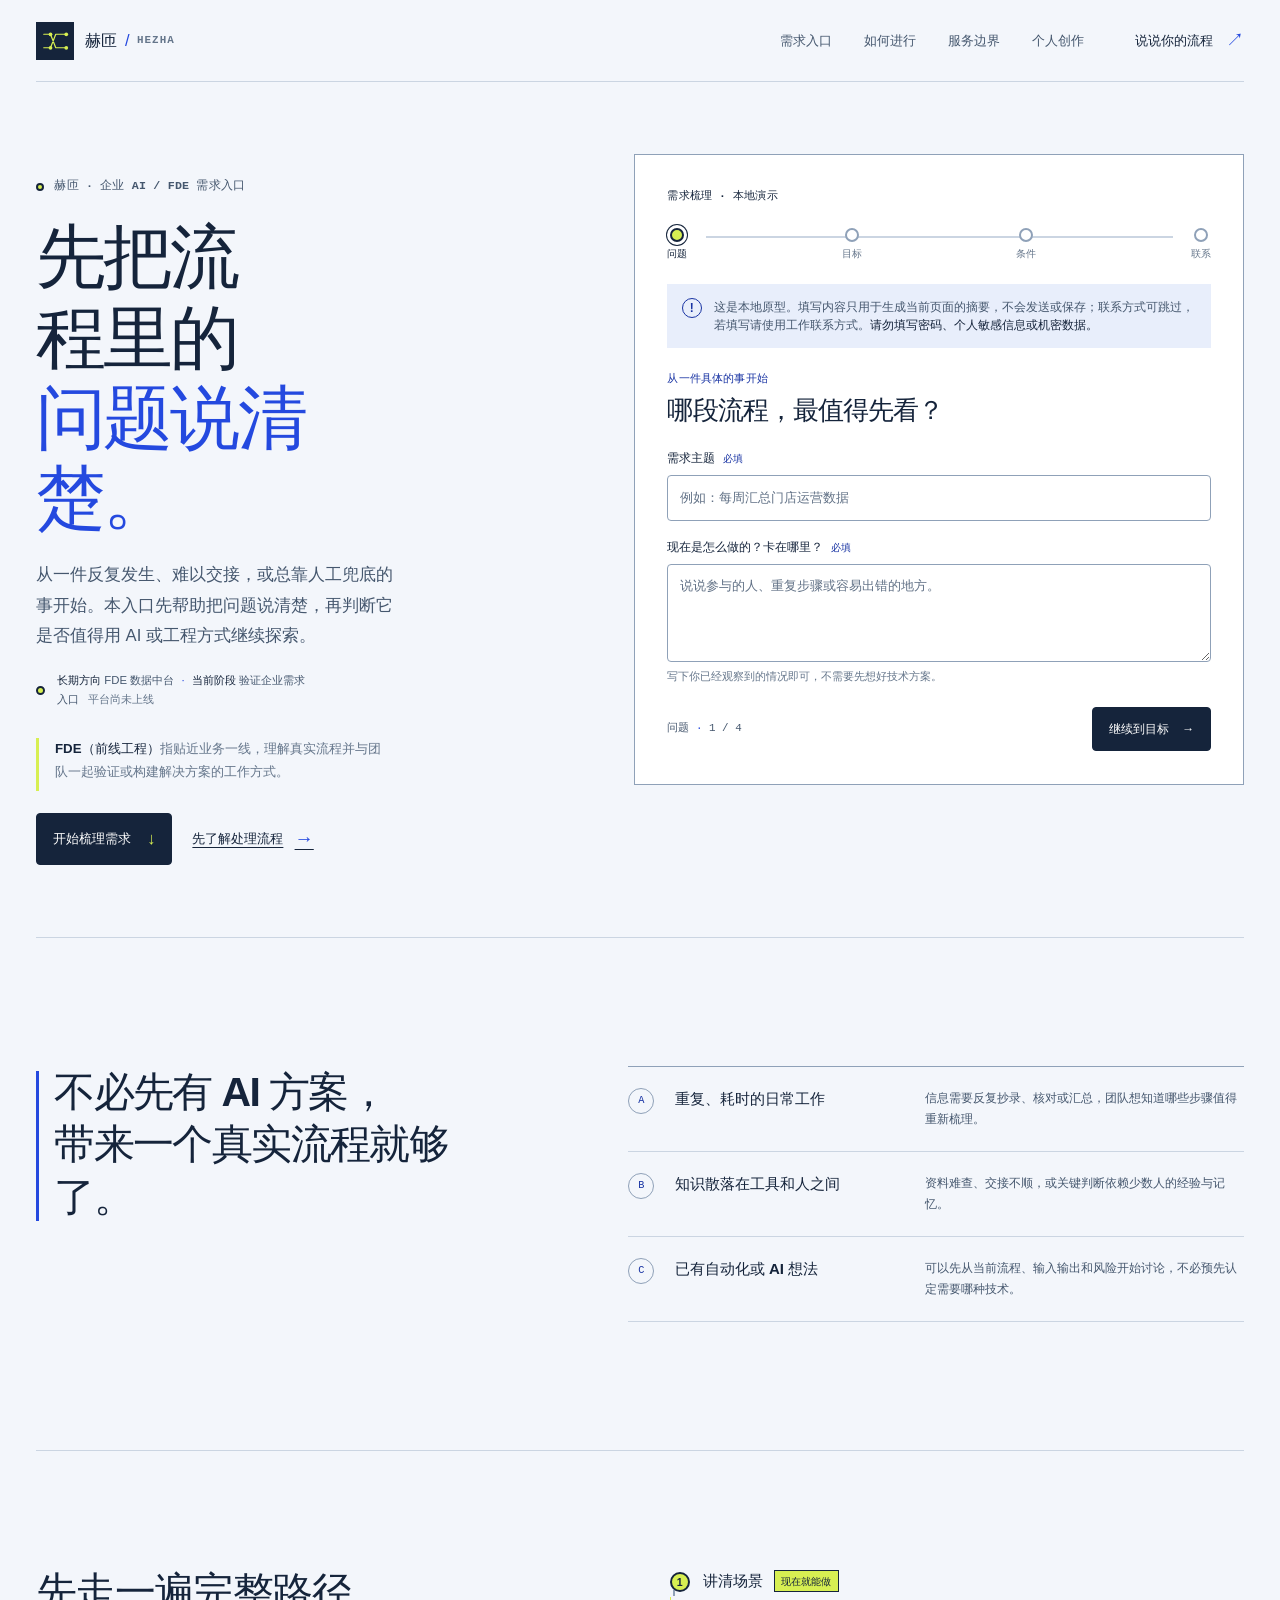
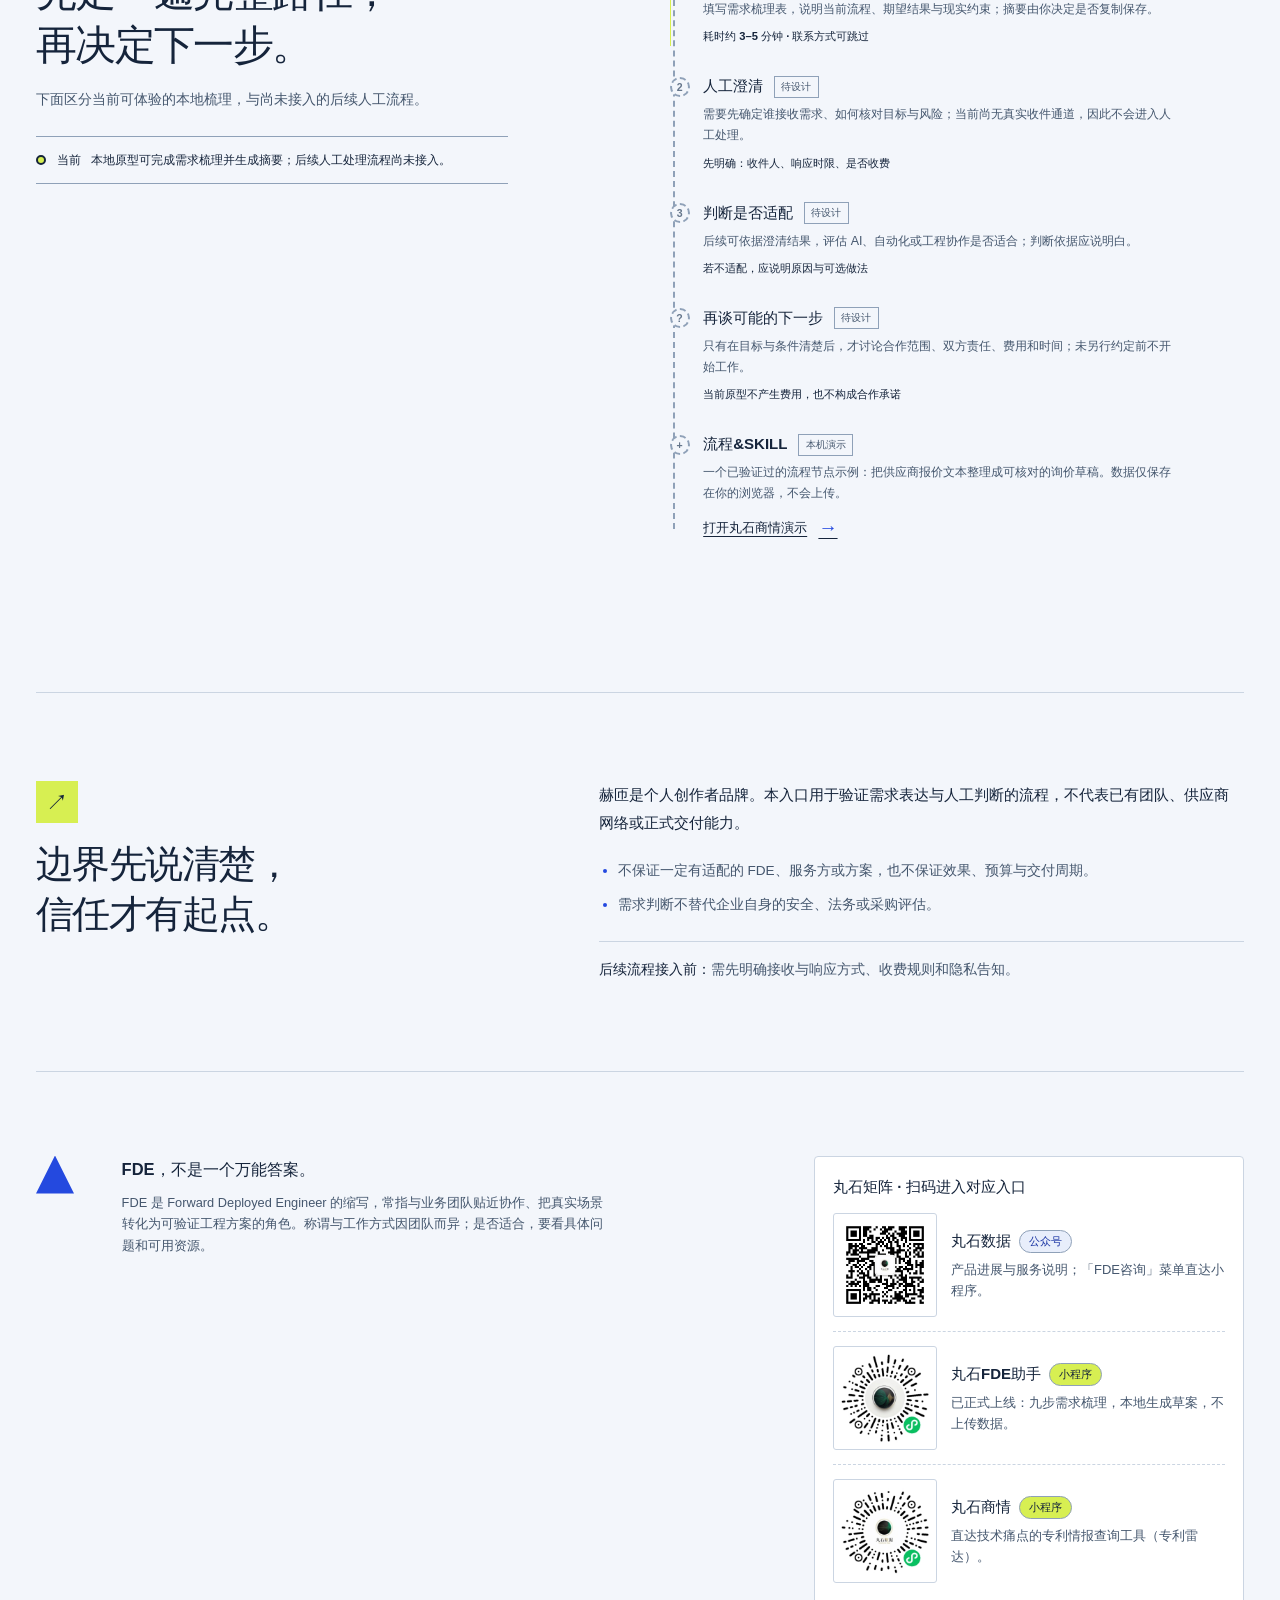
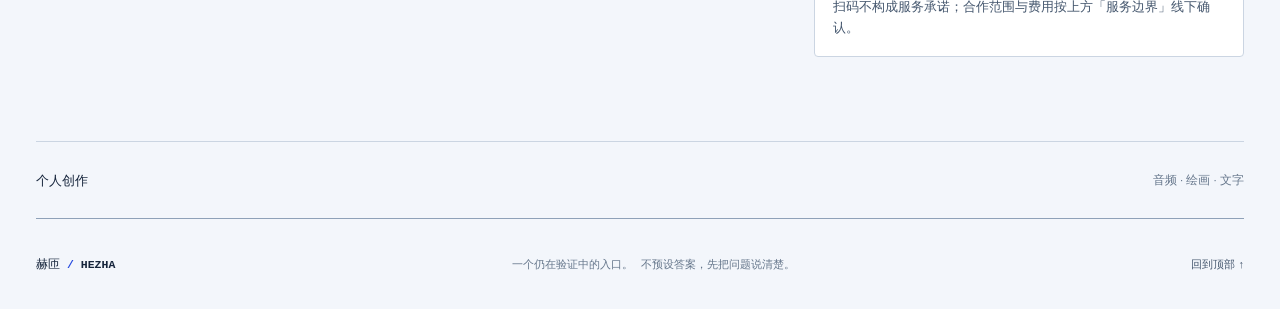
<file: index.html>
<!doctype html>
<html lang="zh-CN">
  <head>
    <meta charset="utf-8">
    <meta name="viewport" content="width=device-width, initial-scale=1">
    <meta name="theme-color" content="#f3f6fb">
    <meta name="description" content="面向 FDE 数据中台的长期方向，从企业需求入口开始验证。当前为赫匝本地原型，平台尚未上线。">
    <link rel="canonical" href="https://1stone.cn/">
    <meta property="og:type" content="website">
    <meta property="og:locale" content="zh_CN">
    <meta property="og:site_name" content="赫匝">
    <meta property="og:title" content="赫匝 · 从流程问题开始">
    <meta property="og:description" content="面向 FDE 数据中台的长期方向，从企业需求入口开始验证。当前为赫匝本地原型，平台尚未上线。">
    <meta property="og:url" content="https://1stone.cn/">
    <link rel="icon" href="favicon.svg" type="image/svg+xml">
    <meta http-equiv="Content-Security-Policy" content="default-src 'none'; script-src 'self'; style-src 'self'; img-src 'self' data:; font-src 'self'; connect-src 'none'; object-src 'none'; base-uri 'none'; form-action 'none'; upgrade-insecure-requests">
    <!-- GitHub Pages 的 Enforce HTTPS 开关因证书状态卡在 new 而无法启用（服务端问题），
         这里在客户端兜底把明文访问弹回 HTTPS。独立文件以满足 CSP script-src 'self'。 -->
    <script src="force-https.js"></script>
    <title>赫匝 · 从流程问题开始</title>
    <link rel="stylesheet" href="styles.css?v=9">
    <script src="script.js?v=9" defer></script>
  </head>
  <body>
    <!--
      THESIS: 从真实流程问题出发，经人工判断再讨论 AI；拒绝先推销技术的空泛咨询首页。
      OWN-WORLD: 冷白蓝灰底、深海军蓝文字、信号黄绿与钴蓝；以联锁路线、道岔节点和清楚的状态标记构成界面。
      STORY: 访客沿路线逐步澄清问题，理解人工适配与服务边界，得到可自行保留的本地摘要。
      FIRST VIEWPORT: 左侧呈现业务承诺与本地原型披露，右侧为可操作的首个需求问题；主操作位于表单内。
      FORM: 七个业务文化方向中第三项，铁路联锁路线图；采用逐题 intake staging；seed 758a7c0e。
    -->
    <a class="skip-link" href="#main">跳到主要内容</a>

    <header class="site-header">
      <a class="brand" href="#top" aria-label="赫匝首页">
        <span class="brand-mark" aria-hidden="true">
          <svg viewBox="0 0 40 40" focusable="false">
            <path d="M5 29h9l7-18h14M5 11h9l7 18h14" />
            <circle cx="14" cy="11" r="2.5" />
            <circle cx="14" cy="29" r="2.5" />
            <circle cx="35" cy="11" r="2.5" />
            <circle cx="35" cy="29" r="2.5" />
          </svg>
        </span>
        <span class="brand-name">赫匝<span class="brand-divider">/</span><span class="brand-caption">HEZHA</span></span>
      </a>
      <nav class="main-nav" aria-label="主导航">
        <a href="#intake-title">需求入口</a>
        <a href="#process">如何进行</a>
        <a href="#boundaries">服务边界</a>
        <a href="#creation">个人创作</a>
      </nav>
      <a class="header-action" href="#intake-title">说说你的流程 <span aria-hidden="true">↗</span></a>
    </header>

    <main id="main">
      <section class="hero" id="top" aria-labelledby="hero-title">
        <div class="hero-copy">
          <p class="eyebrow"><span class="signal-dot" aria-hidden="true"></span> 赫匝 · 企业 AI / FDE 需求入口</p>
          <h1 id="hero-title">先把流程里的<br><span>问题说清楚。</span></h1>
          <p class="hero-intro">从一件反复发生、难以交接，或总靠人工兜底的事开始。本入口先帮助把问题说清楚，再判断它是否值得用 AI 或工程方式继续探索。</p>
          <p class="vision-note"><span class="vision-node" aria-hidden="true"></span><span><strong>长期方向</strong> FDE 数据中台 <span class="vision-separator" aria-hidden="true">·</span> <strong>当前阶段</strong> 验证企业需求入口 <span class="vision-status">平台尚未上线</span></span></p>
          <div class="hero-terms">
            <span class="term-line" aria-hidden="true"></span>
            <p><strong>FDE（前线工程）</strong>指贴近业务一线，理解真实流程并与团队一起验证或构建解决方案的工作方式。</p>
          </div>
          <div class="hero-actions">
            <a class="hero-action" href="#intake-title">开始梳理需求 <span aria-hidden="true">↓</span></a>
            <a class="text-link" href="#process">先了解处理流程 <span aria-hidden="true">→</span></a>
          </div>
        </div>

        <section class="intake-panel" id="intake" aria-labelledby="intake-title">
          <div class="panel-topline">
            <span class="panel-label">需求梳理 · 本地演示</span>
          </div>
          <div class="route-track" aria-label="需求梳理路线">
            <span class="route-fill" data-route-fill></span>
            <span class="route-station is-current" data-route-station="0" aria-current="step"><span>问题</span></span>
            <span class="route-station" data-route-station="1"><span>目标</span></span>
            <span class="route-station" data-route-station="2"><span>条件</span></span>
            <span class="route-station" data-route-station="3"><span>联系</span></span>
          </div>

          <div class="privacy-note" id="privacy-note">
            <span class="privacy-symbol" aria-hidden="true">!</span>
            <p>这是本地原型。填写内容只用于生成当前页面的摘要，不会发送或保存；联系方式可跳过，若填写请使用工作联系方式。<strong>请勿填写密码、个人敏感信息或机密数据。</strong></p>
          </div>

          <div class="transcript" id="transcript" aria-label="已填写的需求内容" hidden></div>
          <form id="intake-form" novalidate aria-describedby="privacy-note">
            <div class="wizard-step" data-step="0" aria-labelledby="intake-title">
              <p class="step-position">从一件具体的事开始</p>
              <h2 id="intake-title" tabindex="-1">哪段流程，最值得先看？</h2>
              <div class="field">
                <label for="topic">需求主题 <span class="required-mark">必填</span></label>
                <input id="topic" name="topic" type="text" required maxlength="100" autocomplete="off" placeholder="例如：每周汇总门店运营数据" aria-describedby="topic-error">
                <p class="field-error" id="topic-error" hidden></p>
              </div>
              <div class="field">
                <label for="pain">现在是怎么做的？卡在哪里？ <span class="required-mark">必填</span></label>
                <textarea id="pain" name="pain" rows="3" required minlength="12" maxlength="1200" placeholder="说说参与的人、重复步骤或容易出错的地方。" aria-describedby="pain-hint pain-error"></textarea>
                <p class="field-hint" id="pain-hint">写下你已经观察到的情况即可，不需要先想好技术方案。</p>
                <p class="field-error" id="pain-error" hidden></p>
              </div>
              <div class="step-controls">
                <span class="step-count">问题 <span>·</span> 1 / 4</span>
                <button class="button-primary" type="button" data-next>继续到目标 <span aria-hidden="true">→</span></button>
              </div>
            </div>

            <div class="wizard-step" data-step="1" aria-labelledby="step-title-1" hidden>
              <p class="step-position">先描述你期待的变化</p>
              <h2 id="step-title-1" tabindex="-1">做到什么程度，才算有帮助？</h2>
              <div class="field">
                <label for="outcome">期望结果 <span class="required-mark">必填</span></label>
                <textarea id="outcome" name="outcome" rows="3" required minlength="8" maxlength="1000" placeholder="例如：减少手工核对，让团队更早发现异常。" aria-describedby="outcome-error"></textarea>
                <p class="field-error" id="outcome-error" hidden></p>
              </div>
              <div class="field">
                <label for="systems">现有系统或可用数据 <span class="optional-mark">选填</span></label>
                <textarea id="systems" name="systems" rows="2" maxlength="600" placeholder="例如：目前使用哪些工具、数据大致在哪里。不要粘贴真实业务数据。" aria-describedby="systems-hint"></textarea>
                <p class="field-hint" id="systems-hint">只描述系统类型或数据位置，不要提交文件、账号或原始数据。</p>
              </div>
              <div class="step-controls">
                <button class="button-quiet" type="button" data-back>← 返回问题</button>
                <span class="step-count">目标 <span>·</span> 2 / 4</span>
                <button class="button-primary" type="button" data-next>继续到条件 <span aria-hidden="true">→</span></button>
              </div>
            </div>

            <div class="wizard-step" data-step="2" aria-labelledby="step-title-2" hidden>
              <p class="step-position">判断时需要了解的现实约束</p>
              <h2 id="step-title-2">有什么条件需要一起考虑？</h2>
              <div class="field">
                <label for="budget">预算范围 <span class="optional-mark">选填</span></label>
                <select id="budget" name="budget">
                  <option value="">暂不确定 / 暂不填写</option>
                  <option value="3 万元以内">3 万元以内</option>
                  <option value="3–5 万元">3–5 万元</option>
                  <option value="5–10 万元">5–10 万元</option>
                  <option value="10–20 万元">10–20 万元</option>
                  <option value="20 万元以上">20 万元以上</option>
                  <option value="需要先了解投入">需要先了解投入</option>
                </select>
                <p class="field-hint">这里只帮助理解约束，不代表报价或服务承诺。</p>
              </div>
              <div class="field">
                <label for="timing">期望时间 <span class="optional-mark">选填</span></label>
                <select id="timing" name="timing">
                  <option value="">暂不确定 / 暂不填写</option>
                  <option value="尽快开始讨论">尽快开始讨论</option>
                  <option value="一个月内">一个月内</option>
                  <option value="一到三个月">一到三个月</option>
                  <option value="三个月以后">三个月以后</option>
                  <option value="目前只在探索">目前只在探索</option>
                </select>
              </div>
              <div class="step-controls">
                <button class="button-quiet" type="button" data-back>← 返回目标</button>
                <span class="step-count">条件 <span>·</span> 3 / 4</span>
                <button class="button-primary" type="button" data-next>继续到联系 <span aria-hidden="true">→</span></button>
              </div>
            </div>

            <div class="wizard-step" data-step="3" aria-labelledby="step-title-3" hidden>
              <p class="step-position">联系方式可跳过</p>
              <h2 id="step-title-3" tabindex="-1">要在摘要里留下联系方式吗？</h2>
              <div class="field">
                <label for="name">称呼 <span class="optional-mark">选填</span></label>
                <input id="name" name="name" type="text" maxlength="80" autocomplete="off" placeholder="可留空" aria-describedby="name-error">
                <p class="field-error" id="name-error" hidden></p>
              </div>
              <div class="field">
                <label for="contact">联系方式 <span class="optional-mark">选填</span></label>
                <input id="contact" name="contact" type="text" minlength="5" maxlength="160" autocomplete="off" placeholder="邮箱、电话或微信号；可留空" aria-describedby="contact-hint contact-error">
                <p class="field-hint" id="contact-hint">此本地原型不会使用它联系你；生成摘要前请确认是否需要包含。</p>
                <p class="field-error" id="contact-error" hidden></p>
              </div>
              <div class="step-controls">
                <button class="button-quiet" type="button" data-back>← 返回条件</button>
                <span class="step-count">联系 <span>·</span> 4 / 4</span>
                <button class="button-primary" type="submit">生成本地摘要</button>
              </div>
            </div>
          </form>

          <section class="summary-result" id="summary-result" aria-labelledby="summary-title" hidden>
            <p class="step-position">仅生成在当前页面</p>
            <h2 id="summary-title" tabindex="-1">需求摘要已生成</h2>
            <p class="result-explanation">这不是提交成功或联系确认。摘要没有上传或保存；关闭或刷新页面后不会保留。</p>
            <label class="visually-hidden" for="summary-text">本地生成的需求摘要</label>
            <textarea class="summary-text" id="summary-text" rows="13" readonly></textarea>
            <div class="result-controls">
              <button class="button-primary" id="copy-summary" type="button">复制摘要 <span aria-hidden="true">⧉</span></button>
              <button class="button-quiet" id="edit-summary" type="button">返回修改</button>
            </div>
            <p class="copy-status" id="copy-status" role="status" aria-live="polite"></p>
          </section>
        </section>
      </section>

      <section class="examples-section" aria-labelledby="examples-title">
        <div class="section-heading">
          <span class="route-marker" aria-hidden="true"></span>
          <h2 id="examples-title">不必先有 AI 方案，<br>带来一个真实流程就够了。</h2>
        </div>
        <div class="example-list">
          <article class="example-row">
            <span class="example-index" aria-hidden="true">A</span>
            <h3>重复、耗时的日常工作</h3>
            <p>信息需要反复抄录、核对或汇总，团队想知道哪些步骤值得重新梳理。</p>
          </article>
          <article class="example-row">
            <span class="example-index" aria-hidden="true">B</span>
            <h3>知识散落在工具和人之间</h3>
            <p>资料难查、交接不顺，或关键判断依赖少数人的经验与记忆。</p>
          </article>
          <article class="example-row">
            <span class="example-index" aria-hidden="true">C</span>
            <h3>已有自动化或 AI 想法</h3>
            <p>可以先从当前流程、输入输出和风险开始讨论，不必预先认定需要哪种技术。</p>
          </article>
        </div>
      </section>

      <section class="process-section" id="process" aria-labelledby="process-title">
        <div class="process-intro">
          <h2 id="process-title">先走一遍完整路径，<br>再决定下一步。</h2>
          <p>下面区分当前可体验的本地梳理，与尚未接入的后续人工流程。</p>
          <p class="process-stage"><span class="stage-dot" aria-hidden="true"></span><strong>当前</strong> 本地原型可完成需求梳理并生成摘要；后续人工处理流程尚未接入。</p>
        </div>
        <ol class="process-route" aria-label="从需求到判断的路径（含流程&SKILL演示节点）">
          <li class="process-stop is-active">
            <span class="stop-node" aria-hidden="true">1</span>
            <div>
              <div class="stop-head"><h3>讲清场景</h3><span class="stop-state stop-state-live">现在就能做</span></div>
              <p>填写需求梳理表，说明当前流程、期望结果与现实约束；摘要由你决定是否复制保存。</p>
              <p class="stop-meta">耗时约 3–5 分钟 · 联系方式可跳过</p>
            </div>
          </li>
          <li class="process-stop is-pending">
            <span class="stop-node" aria-hidden="true">2</span>
            <div>
              <div class="stop-head"><h3>人工澄清</h3><span class="stop-state">待设计</span></div>
              <p>需要先确定谁接收需求、如何核对目标与风险；当前尚无真实收件通道，因此不会进入人工处理。</p>
              <p class="stop-meta">先明确：收件人、响应时限、是否收费</p>
            </div>
          </li>
          <li class="process-stop is-pending">
            <span class="stop-node" aria-hidden="true">3</span>
            <div>
              <div class="stop-head"><h3>判断是否适配</h3><span class="stop-state">待设计</span></div>
              <p>后续可依据澄清结果，评估 AI、自动化或工程协作是否适合；判断依据应说明白。</p>
              <p class="stop-meta">若不适配，应说明原因与可选做法</p>
            </div>
          </li>
          <li class="process-stop is-pending">
            <span class="stop-node stop-node-end" aria-hidden="true">?</span>
            <div>
              <div class="stop-head"><h3>再谈可能的下一步</h3><span class="stop-state">待设计</span></div>
              <p>只有在目标与条件清楚后，才讨论合作范围、双方责任、费用和时间；未另行约定前不开始工作。</p>
              <p class="stop-meta">当前原型不产生费用，也不构成合作承诺</p>
            </div>
          </li>
          <li class="process-stop is-pending">
            <span class="stop-node" aria-hidden="true">+</span>
            <div>
              <div class="stop-head"><h3>流程&amp;SKILL</h3><span class="stop-state">本机演示</span></div>
              <p>一个已验证过的流程节点示例：把供应商报价文本整理成可核对的询价草稿。数据仅保存在你的浏览器，不会上传。</p>
              <p class="stop-meta"><a class="text-link" href="./marushi/">打开丸石商情演示 <span aria-hidden="true">→</span></a></p>
            </div>
          </li>
        </ol>
      </section>

      <section class="boundaries-section" id="boundaries" aria-labelledby="boundaries-title">
        <div class="boundary-lead">
          <span class="boundary-icon" aria-hidden="true">↗</span>
          <h2 id="boundaries-title">边界先说清楚，<br>信任才有起点。</h2>
        </div>
        <div class="boundary-copy">
          <p>赫匝是个人创作者品牌。本入口用于验证需求表达与人工判断的流程，不代表已有团队、供应商网络或正式交付能力。</p>
          <ul>
            <li>不保证一定有适配的 FDE、服务方或方案，也不保证效果、预算与交付周期。</li>
            <li>需求判断不替代企业自身的安全、法务或采购评估。</li>
          </ul>
          <p class="boundary-next"><strong>后续流程接入前：</strong>需先明确接收与响应方式、收费规则和隐私告知。</p>
        </div>
      </section>

      <section class="fde-note" aria-labelledby="fde-title">
        <span class="fde-signal" aria-hidden="true"></span>
        <div>
          <h2 id="fde-title">FDE，不是一个万能答案。</h2>
          <p>FDE 是 Forward Deployed Engineer 的缩写，常指与业务团队贴近协作、把真实场景转化为可验证工程方案的角色。称谓与工作方式因团队而异；是否适合，要看具体问题和可用资源。</p>
        </div>

        <aside class="hub" aria-labelledby="hub-title">
          <h3 id="hub-title">丸石矩阵 · 扫码进入对应入口</h3>
          <ul class="hub-list">
            <li class="hub-item">
              <img src="qr/marushi-data.jpg" alt="丸石数据公众号二维码" width="104" height="104" loading="lazy">
              <div class="hub-info">
                <div class="hub-name-row"><span class="hub-name">丸石数据</span><span class="hub-tag">公众号</span></div>
                <p>产品进展与服务说明；「FDE咨询」菜单直达小程序。</p>
              </div>
            </li>
            <li class="hub-item">
              <img src="qr/marushi-fde.jpg" alt="丸石FDE小程序码" width="104" height="104" loading="lazy">
              <div class="hub-info">
                <div class="hub-name-row"><span class="hub-name">丸石FDE助手</span><span class="hub-tag hub-tag-app">小程序</span></div>
                <p>已正式上线：九步需求梳理，本地生成草案，不上传数据。</p>
              </div>
            </li>
            <li class="hub-item">
              <img src="qr/marushi-sq.jpg" alt="丸石商情小程序码" width="104" height="104" loading="lazy">
              <div class="hub-info">
                <div class="hub-name-row"><span class="hub-name">丸石商情</span><span class="hub-tag hub-tag-app">小程序</span></div>
                <p>直达技术痛点的专利情报查询工具（专利雷达）。</p>
              </div>
            </li>
          </ul>
          <p class="hub-note">扫码不构成服务承诺；合作范围与费用按上方「服务边界」线下确认。</p>
        </aside>
      </section>

      <details class="creation-section" id="creation">
        <summary><span>个人创作</span><span class="creation-summary-note">音频 · 绘画 · 文字</span></summary>
        <p>创作内容与作品入口整理中，准备好后再开放访问。</p>
      </details>
    </main>

    <footer class="site-footer">
      <a class="footer-brand" href="#top">赫匝 <span>/</span> HEZHA</a>
      <p>一个仍在验证中的入口。<span>不预设答案，先把问题说清楚。</span></p>
      <a class="back-top" href="#top">回到顶部 ↑</a>
    </footer>
  </body>
</html>
</file>
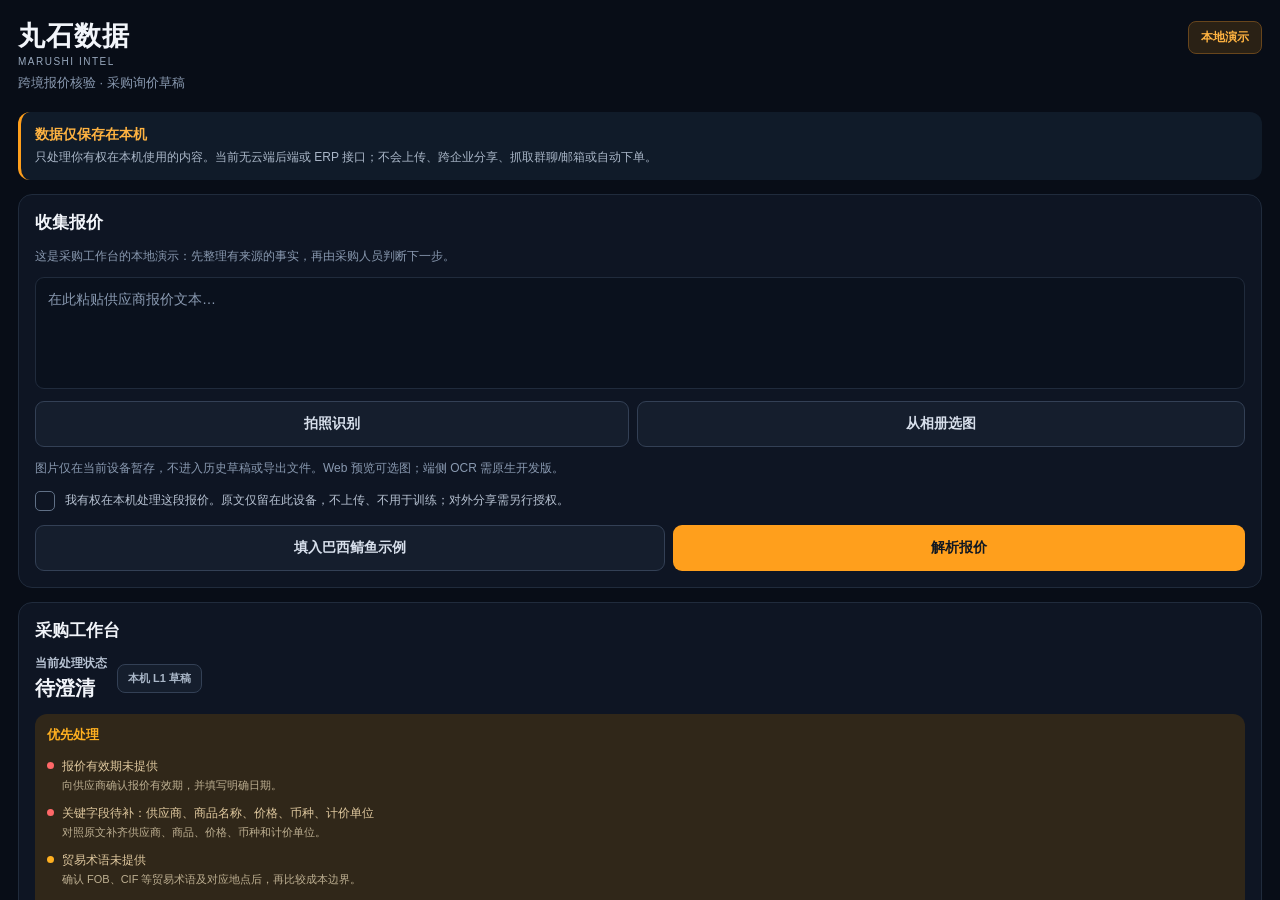
<file: marushi/index.html>
<!DOCTYPE html>
<html lang="zh-CN">
  <head>
    <meta charset="utf-8" />    <meta name="robots" content="noindex, nofollow" />
    <meta http-equiv="X-UA-Compatible" content="IE=edge" />
    <meta name="viewport" content="width=device-width, initial-scale=1, shrink-to-fit=no" />
    <title>丸石商情 · 跨境报价核验演示</title>
    <meta name="description" content="丸石数据 · 跨境报价核验与采购询价草稿（本机演示，数据仅存本机）。">
    <link rel="icon" href="../favicon.svg" type="image/svg+xml">
    <meta name="theme-color" content="#0b1220" />
    <meta property="og:title" content="丸石商情">
    <meta property="og:description" content="跨境报价核验 · 采购询价草稿（本机演示）">
    <!-- CSP：img 需 blob:（拍照识别本地预览）；style 需 unsafe-inline（Expo reset 内联样式） -->
    <meta http-equiv="Content-Security-Policy" content="default-src 'none'; script-src 'self'; style-src 'self' 'unsafe-inline'; img-src 'self' data: blob:; font-src 'self'; connect-src 'self'; object-src 'none'; base-uri 'none'; form-action 'none'">
    <!-- The `react-native-web` recommended style reset: https://necolas.github.io/react-native-web/docs/setup/#root-element -->
    <style id="expo-reset">
      /* These styles make the body full-height */
      html,
      body {
        height: 100%;
      }
      /* These styles disable body scrolling if you are using <ScrollView> */
      body {
        overflow: hidden;
      }
      /* These styles make the root element full-height */
      #root {
        display: flex;
        height: 100%;
        flex: 1;
      }
    </style>
    <style id="boot-splash">
      /* JS 包加载期间的占位屏，Expo 挂载后随 #root 内容替换 */
      #boot {
        position: absolute;
        inset: 0;
        display: flex;
        flex-direction: column;
        align-items: center;
        justify-content: center;
        gap: 0.9rem;
        background: #0b1220;
        color: #8fa3bf;
        font-family: "Segoe UI", "Microsoft YaHei", sans-serif;
        font-size: 14px;
        letter-spacing: 0.05em;
      }
      #boot .dot {
        width: 10px; height: 10px;
        border: 2px solid #31415a;
        border-top-color: #f5a623;
        border-radius: 50%;
        animation: boot-spin 0.9s linear infinite;
      }
      @keyframes boot-spin { to { transform: rotate(360deg); } }
    </style>
  </head>

  <body>
    <!-- Use static rendering with Expo Router to support running without JavaScript. -->
    <noscript style="position:absolute;inset:0;display:flex;align-items:center;justify-content:center;color:#8fa3bf;background:#0b1220;">
      此应用需要启用 JavaScript。请在浏览器设置中允许后刷新。
    </noscript>
    <!-- The root element for your Expo app. -->
    <div id="root">
      <div id="boot"><span class="dot"></span><span>丸石商情加载中…</span></div>
    </div>
  <script src="./_expo/static/js/web/AppEntry-6423086d49d4c961b73a3df2eddaadaa.js" defer></script>
</body>
</html>
</file>
<file: styles.css>
:root {
  color-scheme: light;
  --ink: #15243b;
  --ink-muted: #45576e;
  --ink-soft: #65768b;
  --paper: #f3f6fb;
  --surface: #ffffff;
  --line: #cbd5e2;
  --line-strong: #8fa1b8;
  --blue: #2449df;
  --blue-deep: #1833a3;
  --blue-pale: #e8eefb;
  --signal: #d7ef52;
  --error: #a52b32;
  --radius-sm: 4px;
  --measure: 68ch;
  --page-width: 1240px;
  --ease-out: cubic-bezier(0.16, 1, 0.3, 1);
  font-family: "Aptos", "Segoe UI", "Microsoft YaHei", "PingFang SC", sans-serif;
  font-synthesis: none;
  text-rendering: optimizeLegibility;
  -webkit-font-smoothing: antialiased;
  -moz-osx-font-smoothing: grayscale;
}

* {
  box-sizing: border-box;
}

html {
  scroll-behavior: smooth;
  scroll-padding-top: 6rem;
}

body {
  min-width: 320px;
  margin: 0;
  background: var(--paper);
  color: var(--ink);
  font-size: 16px;
  line-height: 1.65;
}

button,
input,
textarea,
select {
  font: inherit;
}

button,
a,
input,
textarea,
select {
  -webkit-tap-highlight-color: transparent;
}

a {
  color: inherit;
}

button:focus-visible,
a:focus-visible,
input:focus-visible,
textarea:focus-visible,
select:focus-visible {
  outline: 3px solid var(--blue);
  outline-offset: 3px;
}

.skip-link {
  position: absolute;
  z-index: 20;
  top: 0.75rem;
  left: 0.75rem;
  padding: 0.65rem 1rem;
  transform: translateY(-150%);
  background: var(--ink);
  color: var(--surface);
}

.skip-link:focus {
  transform: translateY(0);
}

.site-header {
  display: flex;
  width: min(var(--page-width), calc(100% - 4.5rem));
  min-height: 82px;
  margin-inline: auto;
  align-items: center;
  justify-content: space-between;
  border-bottom: 1px solid var(--line);
}

.brand,
.main-nav,
.header-action,
.brand-name {
  display: flex;
  align-items: center;
}

.brand {
  gap: 0.7rem;
  text-decoration: none;
}

.brand-mark {
  display: grid;
  width: 38px;
  height: 38px;
  place-items: center;
  background: var(--ink);
}

.brand-mark svg {
  width: 30px;
  fill: none;
  stroke: var(--signal);
  stroke-linecap: round;
  stroke-linejoin: round;
  stroke-width: 1.6;
}

.brand-mark circle {
  fill: var(--signal);
  stroke: none;
}

.brand-name {
  gap: 0.45rem;
  font-size: 1.03rem;
  font-weight: 800;
  letter-spacing: 0.015em;
}

.brand-divider {
  color: var(--blue);
  font-weight: 400;
}

.brand-caption,
.panel-label,
.eyebrow,
.step-position,
.section-kicker,
.step-count,
.example-index,
.footer-brand {
  font-family: "Cascadia Code", "Consolas", "Microsoft YaHei", monospace;
}

.brand-caption {
  color: var(--ink-soft);
  font-size: 0.68rem;
  font-weight: 600;
  letter-spacing: 0.1em;
}

.main-nav {
  gap: clamp(1.1rem, 2.5vw, 2.5rem);
  margin-left: auto;
  margin-right: clamp(1.5rem, 4vw, 4.25rem);
}

.main-nav a,
.header-action {
  text-decoration: none;
  font-size: 0.83rem;
  font-weight: 600;
}

.main-nav a {
  color: var(--ink-muted);
  transition: color 180ms ease;
}

.main-nav a:hover,
.text-link:hover {
  color: var(--blue);
}

.header-action {
  gap: 0.8rem;
  padding: 0.55rem 0;
  white-space: nowrap;
}

.header-action span {
  color: var(--blue);
  font-size: 1.15rem;
}

.hero {
  display: grid;
  width: min(var(--page-width), calc(100% - 4.5rem));
  min-height: min(770px, calc(100vh - 82px));
  margin-inline: auto;
  padding-block: clamp(3.75rem, 8vh, 6rem);
  align-items: start;
  grid-template-columns: minmax(0, 0.91fr) minmax(470px, 1.09fr);
  gap: clamp(3rem, 7vw, 7rem);
}

.hero-copy {
  padding-top: 1.45rem;
}

.eyebrow {
  display: flex;
  align-items: center;
  gap: 0.65rem;
  margin: 0 0 1.3rem;
  color: var(--ink-muted);
  font-size: 0.73rem;
  font-weight: 600;
  letter-spacing: 0.015em;
}

.signal-dot {
  width: 8px;
  height: 8px;
  border: 2px solid var(--ink);
  border-radius: 50%;
  background: var(--signal);
}

h1,
h2,
h3,
p {
  margin-top: 0;
}

.hero h1 {
  max-width: 10ch;
  margin-bottom: 1.35rem;
  font-size: clamp(2.8rem, 5.5vw, 5.35rem);
  font-weight: 800;
  letter-spacing: -0.04em;
  line-height: 1.14;
  text-wrap: balance;
}

.hero h1 span {
  color: var(--blue);
}

.hero-intro {
  max-width: 39ch;
  margin-bottom: 1.15rem;
  color: var(--ink-muted);
  font-size: clamp(1rem, 1.3vw, 1.1rem);
  line-height: 1.85;
}

.vision-note {
  display: grid;
  max-width: 43ch;
  margin: 0 0 1.75rem;
  align-items: baseline;
  grid-template-columns: 10px 1fr;
  gap: 0.7rem;
  color: var(--ink-muted);
  font-size: 0.71rem;
  line-height: 1.75;
}

.vision-node {
  width: 9px;
  height: 9px;
  align-self: center;
  border: 2px solid var(--ink);
  border-radius: 50%;
  background: var(--signal);
}

.vision-note strong {
  color: var(--ink);
  font-weight: 700;
}

.vision-separator {
  padding-inline: 0.25rem;
  color: var(--blue);
}

.vision-status {
  display: inline-block;
  margin-left: 0.35rem;
  color: var(--ink-soft);
  font-size: 0.71rem;
}

.hero-terms {
  display: grid;
  max-width: 40ch;
  margin-bottom: 1.35rem;
  align-items: start;
  grid-template-columns: 3px 1fr;
  gap: 1rem;
}

.term-line {
  width: 3px;
  height: 100%;
  min-height: 3.3rem;
  background: var(--signal);
}

.hero-terms p {
  margin: 0;
  color: var(--ink-soft);
  font-size: 0.83rem;
  line-height: 1.7;
}

.hero-terms strong {
  color: var(--ink);
}

.hero-actions {
  display: flex;
  flex-wrap: wrap;
  align-items: center;
  gap: 0.85rem 1.25rem;
}

.hero-action {
  display: inline-flex;
  min-height: 46px;
  padding: 0.7rem 1rem;
  align-items: center;
  justify-content: center;
  gap: 1rem;
  border: 1px solid var(--ink);
  border-radius: var(--radius-sm);
  background: var(--ink);
  color: var(--surface);
  font-size: 0.8rem;
  font-weight: 700;
  text-decoration: none;
  transition: background-color 180ms ease, border-color 180ms ease;
}

.hero-action:hover {
  border-color: var(--blue-deep);
  background: var(--blue-deep);
}

.hero-action span {
  color: var(--signal);
  font-size: 1.05rem;
}

.text-link {
  display: inline-flex;
  align-items: center;
  gap: 0.7rem;
  color: var(--ink);
  font-size: 0.83rem;
  font-weight: 700;
  text-decoration-thickness: 1px;
  text-underline-offset: 4px;
  transition: color 180ms ease;
}

.text-link span {
  color: var(--blue);
  font-size: 1.2rem;
}

.intake-panel {
  position: relative;
  padding: clamp(1.4rem, 2.5vw, 2.15rem);
  border: 1px solid var(--line-strong);
  background: var(--surface);
}

.panel-topline {
  display: flex;
  min-height: 2.1rem;
  align-items: start;
  justify-content: space-between;
  gap: 1rem;
}

.panel-label {
  color: var(--ink);
  font-size: 0.71rem;
  font-weight: 700;
  letter-spacing: 0.015em;
}

.route-track {
  position: relative;
  display: flex;
  margin: 0.45rem 0 1.45rem;
  justify-content: space-between;
}

.route-track::before {
  position: absolute;
  top: 8px;
  right: 7%;
  left: 7%;
  height: 2px;
  background: var(--line);
  content: "";
}

.route-fill {
  position: absolute;
  z-index: 1;
  top: 8px;
  left: 7%;
  width: 86%;
  height: 2px;
  background: var(--blue);
  transform: scaleX(0);
  transform-origin: left center;
  transition: transform 460ms var(--ease-out);
}

.route-station {
  position: relative;
  z-index: 2;
  display: grid;
  justify-items: center;
  gap: 0.35rem;
  color: var(--ink-soft);
  font-size: 0.65rem;
  line-height: 1.3;
}

.route-station::before {
  width: 10px;
  height: 10px;
  border: 2px solid var(--line-strong);
  border-radius: 50%;
  background: var(--surface);
  content: "";
}

.route-station.is-current,
.route-station.is-complete {
  color: var(--ink);
  font-weight: 700;
}

.route-station.is-current::before {
  border-color: var(--ink);
  background: var(--signal);
  box-shadow: 0 0 0 3px var(--surface), 0 0 0 4px var(--ink);
}

.route-station.is-complete::before {
  border-color: var(--blue);
  background: var(--blue);
}

.privacy-note {
  display: grid;
  margin: 0 0 1.4rem;
  padding: 0.85rem 0.9rem;
  align-items: start;
  grid-template-columns: 22px 1fr;
  gap: 0.65rem;
  background: var(--blue-pale);
  color: var(--ink);
}

.privacy-symbol {
  display: grid;
  width: 20px;
  height: 20px;
  place-items: center;
  border: 1.5px solid var(--blue-deep);
  border-radius: 50%;
  color: var(--blue-deep);
  font-size: 0.75rem;
  font-weight: 800;
  line-height: 1;
}

.privacy-note p {
  margin: 0;
  color: var(--ink-muted);
  font-size: 0.72rem;
  line-height: 1.6;
}

.privacy-note strong {
  color: var(--ink);
  font-weight: 800;
}

.wizard-step[hidden],
.summary-result[hidden],
.transcript[hidden] {
  display: none;
}

.step-position {
  margin-bottom: 0.3rem;
  color: var(--blue-deep);
  font-size: 0.67rem;
  font-weight: 600;
  letter-spacing: 0.015em;
}

.wizard-step h2,
.summary-result h2 {
  margin-bottom: 1.3rem;
  font-size: clamp(1.35rem, 2vw, 1.7rem);
  font-weight: 700;
  letter-spacing: -0.035em;
  line-height: 1.35;
}

.field {
  margin-bottom: 1rem;
}

.field label {
  display: flex;
  margin-bottom: 0.4rem;
  align-items: baseline;
  gap: 0.5rem;
  font-size: 0.78rem;
  font-weight: 700;
}

.required-mark,
.optional-mark {
  font-size: 0.65rem;
  font-weight: 500;
}

.required-mark {
  color: var(--blue-deep);
}

.optional-mark {
  color: var(--ink-soft);
}

.field input,
.field textarea,
.field select {
  display: block;
  width: 100%;
  min-height: 46px;
  padding: 0.68rem 0.75rem;
  border: 1px solid var(--line-strong);
  border-radius: var(--radius-sm);
  background: var(--surface);
  color: var(--ink);
  font-size: 0.82rem;
  line-height: 1.55;
}

.field textarea {
  min-height: 98px;
  resize: vertical;
}

.field textarea#systems {
  min-height: 72px;
}

.field input::placeholder,
.field textarea::placeholder {
  color: #617186;
  opacity: 1;
}

.field input:hover,
.field textarea:hover,
.field select:hover {
  border-color: var(--ink);
}

.field [aria-invalid="true"] {
  border-color: var(--error);
}

.field-error {
  margin: 0.35rem 0 0;
  color: var(--error);
  font-size: 0.72rem;
  font-weight: 600;
}

.field-hint {
  margin: 0.35rem 0 0;
  color: var(--ink-soft);
  font-size: 0.68rem;
  line-height: 1.55;
}

.step-controls,
.result-controls {
  display: flex;
  min-height: 46px;
  margin-top: 1.35rem;
  align-items: center;
  justify-content: space-between;
  gap: 0.65rem;
}

.step-count {
  color: var(--ink-muted);
  font-size: 0.68rem;
  white-space: nowrap;
}

.step-count span {
  color: var(--blue);
}

.button-primary,
.button-quiet {
  min-height: 44px;
  padding: 0.65rem 1rem;
  border: 1px solid var(--ink);
  border-radius: var(--radius-sm);
  cursor: pointer;
  font-size: 0.76rem;
  font-weight: 700;
  line-height: 1.35;
  transition: background-color 180ms ease, color 180ms ease, border-color 180ms ease;
}

.button-primary {
  display: inline-flex;
  align-items: center;
  justify-content: center;
  gap: 0.8rem;
  background: var(--ink);
  color: var(--surface);
}

.button-primary:hover {
  border-color: var(--blue-deep);
  background: var(--blue-deep);
}

.button-primary:disabled {
  cursor: wait;
  opacity: 0.65;
  border-color: var(--ink);
  background: var(--ink);
}

.button-quiet {
  background: transparent;
  color: var(--ink-muted);
}

.button-quiet:hover {
  background: var(--blue-pale);
  color: var(--ink);
}

.transcript {
  display: grid;
  margin: 0 0 1rem;
  border-top: 1px solid var(--line);
}

.transcript-row {
  display: grid;
  min-height: 38px;
  padding: 0.45rem 0;
  align-items: baseline;
  grid-template-columns: minmax(4.2rem, 0.27fr) minmax(0, 1fr) auto;
  gap: 0.5rem;
  border-bottom: 1px solid #e2e8f0;
}

.transcript-label {
  color: var(--ink-soft);
  font-size: 0.67rem;
  font-weight: 600;
}

.transcript-value {
  overflow: hidden;
  color: var(--ink);
  font-size: 0.7rem;
  text-overflow: ellipsis;
  white-space: nowrap;
}

.transcript-edit {
  padding: 0.15rem 0;
  border: 0;
  background: transparent;
  color: var(--blue-deep);
  cursor: pointer;
  font-size: 0.71rem;
  font-weight: 700;
  text-decoration: underline;
  text-underline-offset: 2px;
}

.summary-result h2 {
  margin-bottom: 0.4rem;
}

.result-explanation {
  margin-bottom: 0.8rem;
  color: var(--ink-muted);
  font-size: 0.77rem;
}

.summary-text {
  width: 100%;
  min-height: 250px;
  padding: 0.9rem;
  border: 1px solid var(--line-strong);
  border-radius: var(--radius-sm);
  background: #f8faff;
  color: var(--ink);
  font-family: inherit;
  font-size: 0.76rem;
  line-height: 1.7;
  resize: vertical;
}

.result-controls {
  justify-content: start;
}

.copy-status {
  min-height: 1.5rem;
  margin: 0.25rem 0 0;
  color: var(--ink-muted);
  font-size: 0.7rem;
}

.examples-section,
.process-section,
.boundaries-section,
.creation-section,
.fde-note,
.site-footer {
  width: min(var(--page-width), calc(100% - 4.5rem));
  margin-inline: auto;
}

.examples-section {
  display: grid;
  padding-block: clamp(5rem, 10vw, 8rem);
  align-items: start;
  grid-template-columns: 0.86fr 1.14fr;
  gap: clamp(3rem, 10vw, 9rem);
  border-top: 1px solid var(--line);
}

.section-heading {
  position: relative;
  padding-left: 1.15rem;
}

.section-heading h2,
.process-intro h2,
.boundary-lead h2,
.creation-heading h2 {
  margin-bottom: 0;
  font-size: clamp(1.8rem, 3.2vw, 3rem);
  font-weight: 700;
  letter-spacing: -0.04em;
  line-height: 1.28;
  text-wrap: balance;
}

.route-marker {
  position: absolute;
  top: 0.35rem;
  bottom: 0.15rem;
  left: 0;
  width: 3px;
  background: var(--blue);
}

.example-list {
  border-top: 1px solid var(--line-strong);
}

.example-row {
  display: grid;
  padding: 1.3rem 0;
  align-items: start;
  grid-template-columns: 32px minmax(0, 0.85fr) minmax(0, 1.15fr);
  gap: 0.9rem;
  border-bottom: 1px solid var(--line);
}

.example-index {
  display: inline-grid;
  width: 26px;
  height: 26px;
  place-items: center;
  border: 1px solid var(--line-strong);
  border-radius: 50%;
  color: var(--blue-deep);
  font-size: 0.64rem;
}

.example-row h3,
.process-stop h3 {
  margin: 0;
  font-size: 0.94rem;
  font-weight: 700;
  line-height: 1.5;
}

.example-row p,
.process-stop p {
  margin: 0;
  color: var(--ink-muted);
  font-size: 0.78rem;
  line-height: 1.7;
}

.process-section {
  display: grid;
  padding-block: clamp(5rem, 9vw, 7.2rem);
  align-items: start;
  grid-template-columns: minmax(0, 0.92fr) minmax(360px, 1.08fr);
  gap: clamp(3rem, 10vw, 9rem);
  border-top: 1px solid var(--line);
}

.section-kicker {
  margin-bottom: 0.8rem;
  color: var(--blue-deep);
  font-size: 0.71rem;
  font-weight: 600;
}

.process-intro h2 {
  margin-bottom: 1.15rem;
}

.process-intro > p:not(.section-kicker) {
  max-width: var(--measure);
  margin-bottom: 1rem;
  color: var(--ink-muted);
  font-size: 0.86rem;
}

.process-stage {
  display: flex;
  margin-top: 1.5rem !important;
  padding: 0.8rem 0;
  align-items: flex-start;
  gap: 0.65rem;
  border-top: 1px solid var(--line-strong);
  border-bottom: 1px solid var(--line-strong);
  color: var(--ink) !important;
  font-size: 0.78rem !important;
}

.stage-dot {
  width: 0.65rem;
  height: 0.65rem;
  margin-top: 0.3rem;
  flex: 0 0 auto;
  border: 2px solid var(--ink);
  border-radius: 50%;
  background: var(--signal);
}

.process-route {
  position: relative;
  display: grid;
  margin: 0;
  padding: 0.25rem 0 0.25rem 0.3rem;
  list-style: none;
}

.process-route::before {
  position: absolute;
  top: 14px;
  bottom: 48px;
  left: 12px;
  border-left: 2px dashed var(--line-strong);
  content: "";
}

.process-stop {
  position: relative;
  display: block;
  min-height: 0;
  padding: 0 0 1.8rem 2.35rem;
}

.stop-node {
  position: absolute;
  z-index: 1;
  top: 0.1rem;
  left: 4px;
  display: grid;
  width: 20px;
  height: 20px;
  place-items: center;
  border: 2px solid var(--ink);
  border-radius: 50%;
  background: var(--paper);
  color: var(--ink);
  font-size: 0.66rem;
  font-weight: 800;
}

.process-stop.is-active::before {
  position: absolute;
  top: 1.7rem;
  bottom: 1.8rem;
  left: 0.3rem;
  width: 1px;
  background: var(--signal);
  content: "";
}

.process-stop.is-active .stop-node {
  background: var(--signal);
}

.process-stop.is-pending .stop-node {
  border-style: dashed;
  border-color: var(--line-strong);
  background: var(--paper);
  color: var(--ink-soft);
}

.process-stop .stop-node-end {
  border-color: var(--line-strong);
  color: var(--ink-muted);
}

.stop-head {
  display: flex;
  margin-bottom: 0.4rem;
  align-items: center;
  flex-wrap: wrap;
  gap: 0.35rem 0.65rem;
}

.stop-state {
  padding: 0.15rem 0.42rem;
  border: 1px solid var(--line-strong);
  color: var(--ink-muted);
  font-size: 0.64rem;
  font-weight: 600;
  line-height: 1.5;
}

.stop-state-live {
  border-color: var(--ink);
  background: var(--signal);
  color: var(--ink);
}

.process-stop p {
  max-width: var(--measure);
}

.process-stop .stop-meta {
  margin-top: 0.45rem;
  color: var(--ink);
  font-size: 0.7rem;
  font-weight: 600;
}

.boundaries-section {
  display: grid;
  padding-block: clamp(3.5rem, 7vw, 5.5rem);
  align-items: start;
  grid-template-columns: minmax(0, 0.82fr) minmax(0, 1.18fr);
  gap: clamp(2.5rem, 9vw, 8rem);
  border-top: 1px solid var(--line);
  border-bottom: 1px solid var(--line);
}

.boundary-icon {
  display: grid;
  width: 42px;
  height: 42px;
  margin-bottom: 1rem;
  place-items: center;
  background: var(--signal);
  color: var(--ink);
  font-size: 1.35rem;
  font-weight: 800;
}

.boundary-lead h2 {
  font-size: clamp(1.8rem, 3vw, 2.6rem);
}

.boundary-copy p,
.boundary-copy li {
  color: var(--ink-muted);
  font-size: 0.85rem;
  line-height: 1.8;
}

.boundary-copy p:first-child {
  color: var(--ink);
  font-size: 0.95rem;
  font-weight: 600;
}

.boundary-copy ul {
  display: grid;
  margin: 1.4rem 0 1.5rem;
  padding-left: 1.15rem;
  gap: 0.6rem;
}

.boundary-copy li::marker {
  color: var(--blue);
}

.boundary-next {
  margin-bottom: 0;
  padding-top: 1rem;
  border-top: 1px solid var(--line);
}

.boundary-next strong {
  color: var(--ink);
}

.fde-note {
  display: grid;
  padding-block: clamp(3.5rem, 7vw, 5.25rem);
  align-items: start;
  grid-template-columns: 44px minmax(0, 1fr) minmax(300px, 430px);
  gap: 1.4rem 2.6rem;
}

.fde-signal {
  width: 38px;
  height: 38px;
  background: var(--blue);
  clip-path: polygon(50% 0, 100% 100%, 0 100%);
}

.fde-note h2 {
  margin-bottom: 0.6rem;
  font-size: 1.03rem;
  font-weight: 700;
}

.fde-note p {
  max-width: var(--measure);
  margin-bottom: 0;
  color: var(--ink-muted);
  font-size: 0.8rem;
}

.creation-section {
  padding-block: 1rem;
  border-top: 1px solid var(--line);
}

.creation-section summary {
  display: flex;
  min-height: 44px;
  align-items: center;
  justify-content: space-between;
  gap: 1rem;
  color: var(--ink);
  font-size: 0.8rem;
  font-weight: 700;
  cursor: pointer;
}

.creation-section summary:focus-visible {
  outline: 2px solid var(--blue);
  outline-offset: 3px;
}

.creation-section summary::marker {
  color: var(--blue);
}

.creation-section p {
  margin: 0.4rem 0 0;
  color: var(--ink-muted);
  font-size: 0.74rem;
}

.creation-summary-note {
  color: var(--ink-soft);
  font-size: 0.72rem;
  font-weight: 500;
}

.site-footer {
  display: flex;
  min-height: 91px;
  align-items: center;
  justify-content: space-between;
  gap: 1rem;
  border-top: 1px solid var(--line-strong);
}

.footer-brand {
  font-size: 0.72rem;
  font-weight: 800;
  text-decoration: none;
}

.footer-brand span {
  color: var(--blue);
}

.site-footer p {
  margin: 0;
  color: var(--ink-soft);
  font-size: 0.7rem;
}

.site-footer p span {
  margin-left: 0.5rem;
}

.back-top {
  color: var(--ink-muted);
  font-size: 0.7rem;
  text-decoration: none;
}

.back-top:hover {
  color: var(--blue-deep);
}

.visually-hidden {
  position: absolute;
  width: 1px;
  height: 1px;
  padding: 0;
  overflow: hidden;
  clip: rect(0, 0, 0, 0);
  white-space: nowrap;
  border: 0;
}

@media (max-width: 1000px) {
  .site-header,
  .hero,
  .examples-section,
  .process-section,
  .boundaries-section,
  .fde-note,
  .creation-section,
  .site-footer {
    width: min(100% - 3rem, 780px);
  }

  .site-header {
    min-height: 72px;
  }

  .main-nav {
    gap: 1.1rem;
    margin-right: 1.3rem;
  }

  .main-nav a {
    font-size: 0.76rem;
  }

  .header-action {
    display: none;
  }

  .hero {
    min-height: auto;
    padding-block: 3.5rem 4.5rem;
    grid-template-columns: minmax(0, 0.9fr) minmax(390px, 1.1fr);
    gap: 2.4rem;
  }

  .hero h1 {
    font-size: clamp(2.7rem, 6.4vw, 4.4rem);
  }

  .intake-panel {
    padding: 1.3rem;
  }

  .examples-section,
  .process-section {
    gap: 3rem;
  }
}

@media (max-width: 760px) {
  html {
    scroll-padding-top: 4.5rem;
  }

  .site-header {
    width: calc(100% - 2rem);
    min-height: 66px;
  }

  .brand-mark {
    width: 34px;
    height: 34px;
  }

  .brand-mark svg {
    width: 27px;
  }

  .main-nav {
    max-width: 58vw;
    margin: 0 0 0 auto;
    gap: clamp(0.8rem, 3vw, 1.4rem);
    overflow-x: auto;
    scrollbar-width: none;
  }

  .main-nav::-webkit-scrollbar {
    display: none;
  }

  .main-nav a {
    flex: 0 0 auto;
    font-size: 0.71rem;
  }

  .hero,
  .examples-section,
  .process-section,
  .boundaries-section,
  .fde-note,
  .creation-section,
  .site-footer {
    width: calc(100% - 2rem);
  }

  .hero {
    padding-block: 2.8rem 3.8rem;
    grid-template-columns: 1fr;
    gap: 2.3rem;
  }

  .hero-copy {
    padding-top: 0;
  }

  .eyebrow {
    margin-bottom: 0.9rem;
    font-size: 0.68rem;
  }

  .hero h1 {
    max-width: 13ch;
    margin-bottom: 0.95rem;
    font-size: clamp(2.65rem, 11vw, 4.25rem);
  }

  .hero-intro {
    max-width: 49ch;
    margin-bottom: 0.85rem;
    font-size: 0.95rem;
  }

  .vision-note {
    max-width: 54ch;
    margin-bottom: 1.35rem;
    font-size: 0.72rem;
  }

  .vision-status {
    font-size: 0.66rem;
  }

  .hero-terms {
    max-width: 49ch;
    margin-bottom: 1.1rem;
  }

  .hero-terms p {
    font-size: 0.77rem;
  }

  .text-link {
    font-size: 0.77rem;
  }

  .intake-panel {
    padding: clamp(1.05rem, 5vw, 1.5rem);
  }

  .privacy-note p {
    font-size: 0.69rem;
  }

  .wizard-step h2,
  .summary-result h2 {
    font-size: 1.36rem;
  }

  .field input,
  .field textarea,
  .field select {
    font-size: 16px;
  }

  .step-controls {
    flex-wrap: wrap;
  }

  .step-count {
    order: 0;
  }

  .step-controls .button-primary {
    order: 1;
    margin-left: auto;
  }

  .step-controls .button-quiet {
    order: 0;
  }

  .examples-section,
  .process-section,
  .boundaries-section {
    padding-block: 3.8rem;
    grid-template-columns: 1fr;
    gap: 2rem;
  }

  .section-heading h2,
  .process-intro h2,
  .boundary-lead h2 {
    font-size: clamp(1.85rem, 8vw, 2.6rem);
  }

  .example-row {
    grid-template-columns: 28px 1fr;
    gap: 0.55rem 0.75rem;
  }

  .example-row h3 {
    align-self: center;
    font-size: 0.88rem;
  }

  .example-row p {
    grid-column: 2;
    font-size: 0.76rem;
  }

  .process-route {
    margin-left: 0.1rem;
  }

  .boundary-copy p,
  .boundary-copy li {
    font-size: 0.8rem;
  }

  .fde-note {
    padding-block: 3.3rem;
    grid-template-columns: 34px 1fr;
    gap: 1rem;
  }

  .hub {
    grid-column: 2;
  }

  .fde-signal {
    width: 30px;
    height: 30px;
  }

  .fde-note p {
    font-size: 0.76rem;
  }

  .creation-section summary {
    align-items: flex-start;
    flex-direction: column;
    justify-content: center;
    gap: 0.1rem;
  }

  .site-footer {
    min-height: 100px;
    flex-wrap: wrap;
    padding-block: 1rem;
    gap: 0.2rem 1rem;
  }

  .site-footer p {
    order: 3;
    width: 100%;
    font-size: 0.66rem;
  }
}

@media (max-width: 420px) {
  .brand-name {
    font-size: 0.95rem;
  }

  .brand-caption {
    font-size: 0.61rem;
  }

  .main-nav {
    max-width: 56vw;
    gap: 0.78rem;
  }

  .main-nav a {
    font-size: 0.66rem;
  }

  .panel-topline {
    gap: 0.4rem;
  }

  .panel-label {
    font-size: 0.65rem;
  }

  .route-station {
    font-size: 0.6rem;
  }

  .step-controls {
    gap: 0.45rem;
  }

  .step-controls .button-primary,
  .step-controls .button-quiet {
    padding-inline: 0.7rem;
    font-size: 0.7rem;
  }

  .transcript-row {
    grid-template-columns: 3.8rem minmax(0, 1fr) auto;
  }
}

@media (prefers-reduced-motion: reduce) {
  *,
  *::before,
  *::after {
    scroll-behavior: auto !important;
    animation-duration: 0.01ms !important;
    animation-iteration-count: 1 !important;
    transition-duration: 0.01ms !important;
  }
}


/* ---- 丸石矩阵：FDE 区右栏二维码 ---- */
.hub {
  display: grid;
  gap: 14px;
  padding: 18px;
  border: 1px solid var(--line);
  border-radius: var(--radius-sm);
  background: var(--surface);
}

.hub h3 {
  margin: 0;
  color: var(--ink);
  font-size: 15px;
  font-weight: 700;
}

.hub-list {
  display: grid;
  gap: 14px;
  margin: 0;
  padding: 0;
  list-style: none;
}

.hub-item {
  display: flex;
  align-items: center;
  gap: 14px;
  padding-top: 14px;
  border-top: 1px dashed var(--line);
}

.hub-item:first-child {
  padding-top: 0;
  border-top: 0;
}

.hub-item img {
  flex: 0 0 auto;
  width: 104px;
  height: 104px;
  padding: 6px;
  border: 1px solid var(--line);
  border-radius: 3px;
  background: #fff;
  object-fit: contain;
}

.hub-info {
  min-width: 0;
}

.hub-name-row {
  display: flex;
  flex-wrap: wrap;
  align-items: center;
  gap: 8px;
}

.hub-name {
  color: var(--ink);
  font-size: 15px;
  font-weight: 700;
}

.hub-tag,
.hub-tag-app {
  padding: 1px 9px;
  border-radius: 999px;
  font-size: 11px;
  line-height: 1.7;
}

.hub-tag {
  border: 1px solid var(--line-strong);
  background: var(--blue-pale);
  color: var(--blue-deep);
}

.hub-tag-app {
  border: 1px solid var(--line-strong);
  background: var(--signal);
  color: var(--ink);
}

.hub-info p {
  margin: 6px 0 0;
  color: var(--ink-muted);
  font-size: 13px;
  line-height: 1.6;
}

.hub-note {
  margin: 0;
  color: var(--ink-soft);
  font-size: 12px;
  line-height: 1.6;
}

@media (max-width: 1180px) {
  .fde-note {
    grid-template-columns: 44px minmax(0, 1fr);
  }

  .hub {
    grid-column: 2;
    max-width: 560px;
  }
}
</file>
